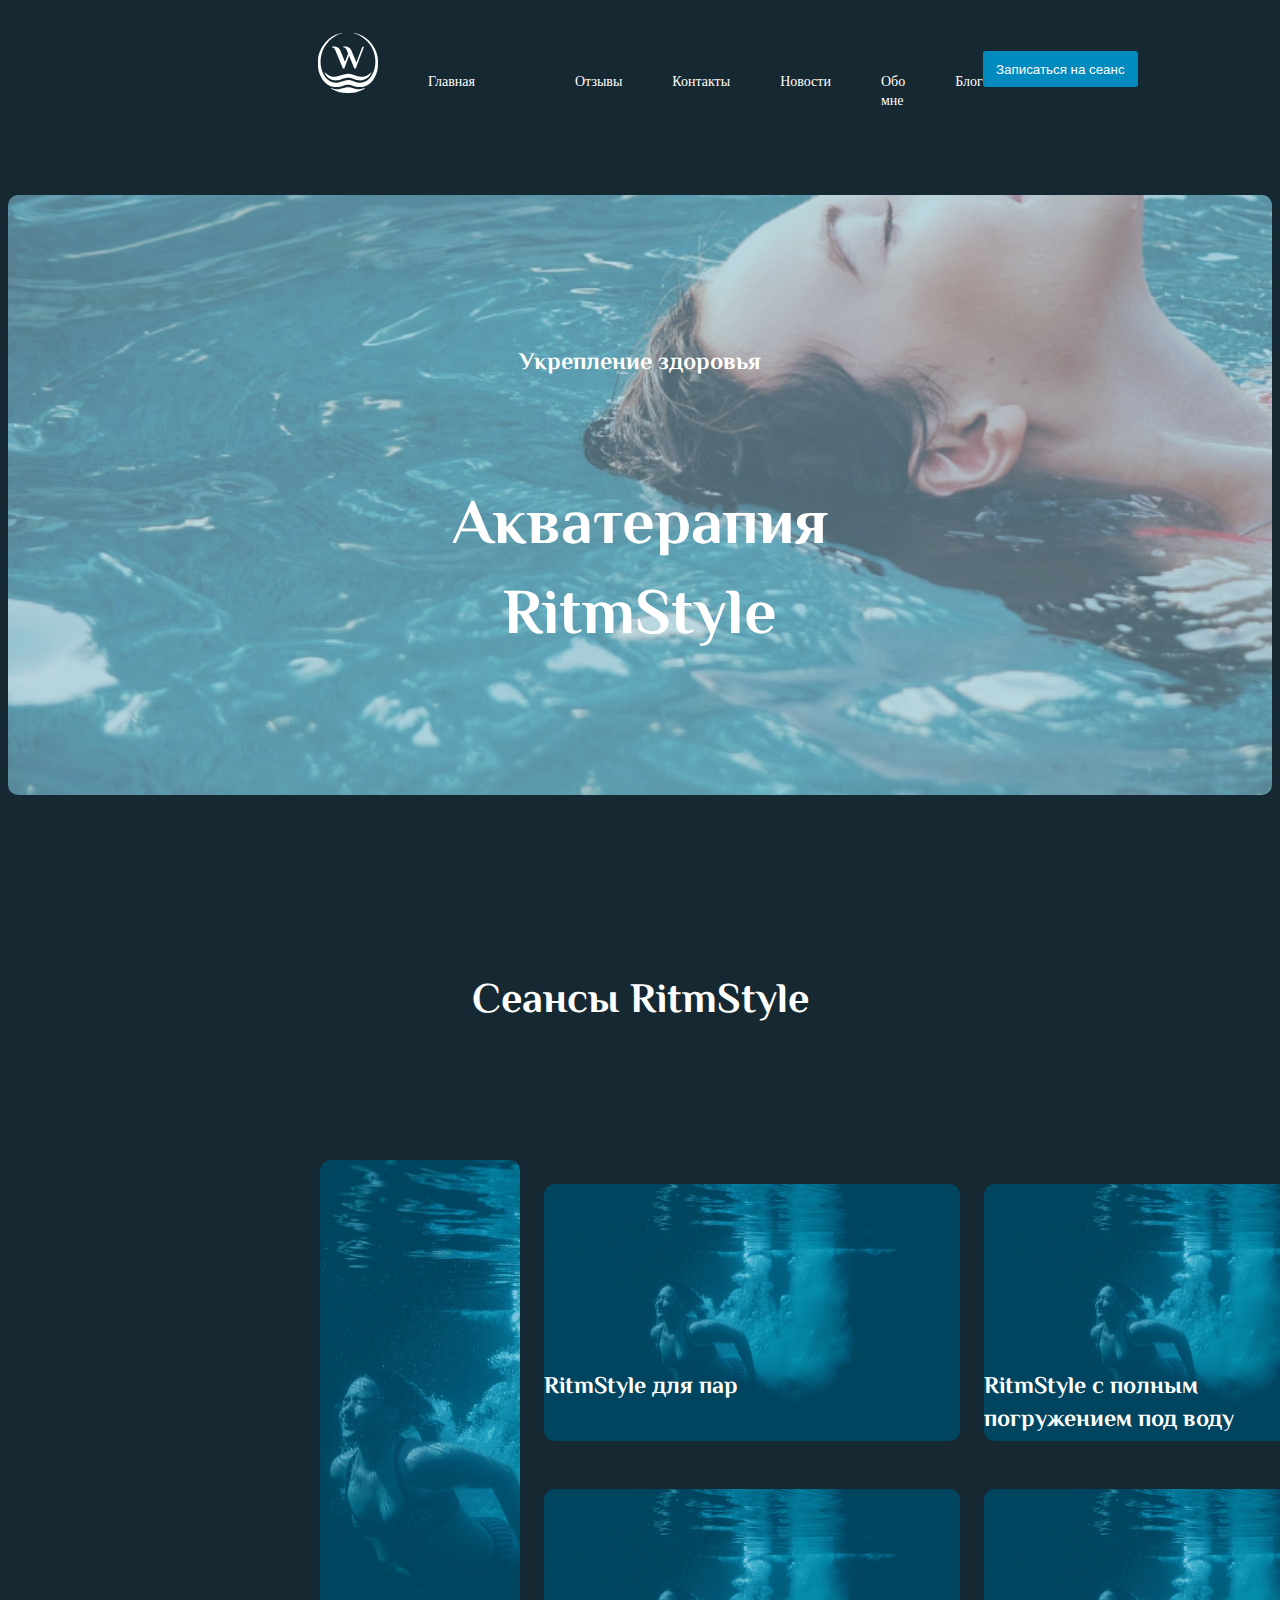
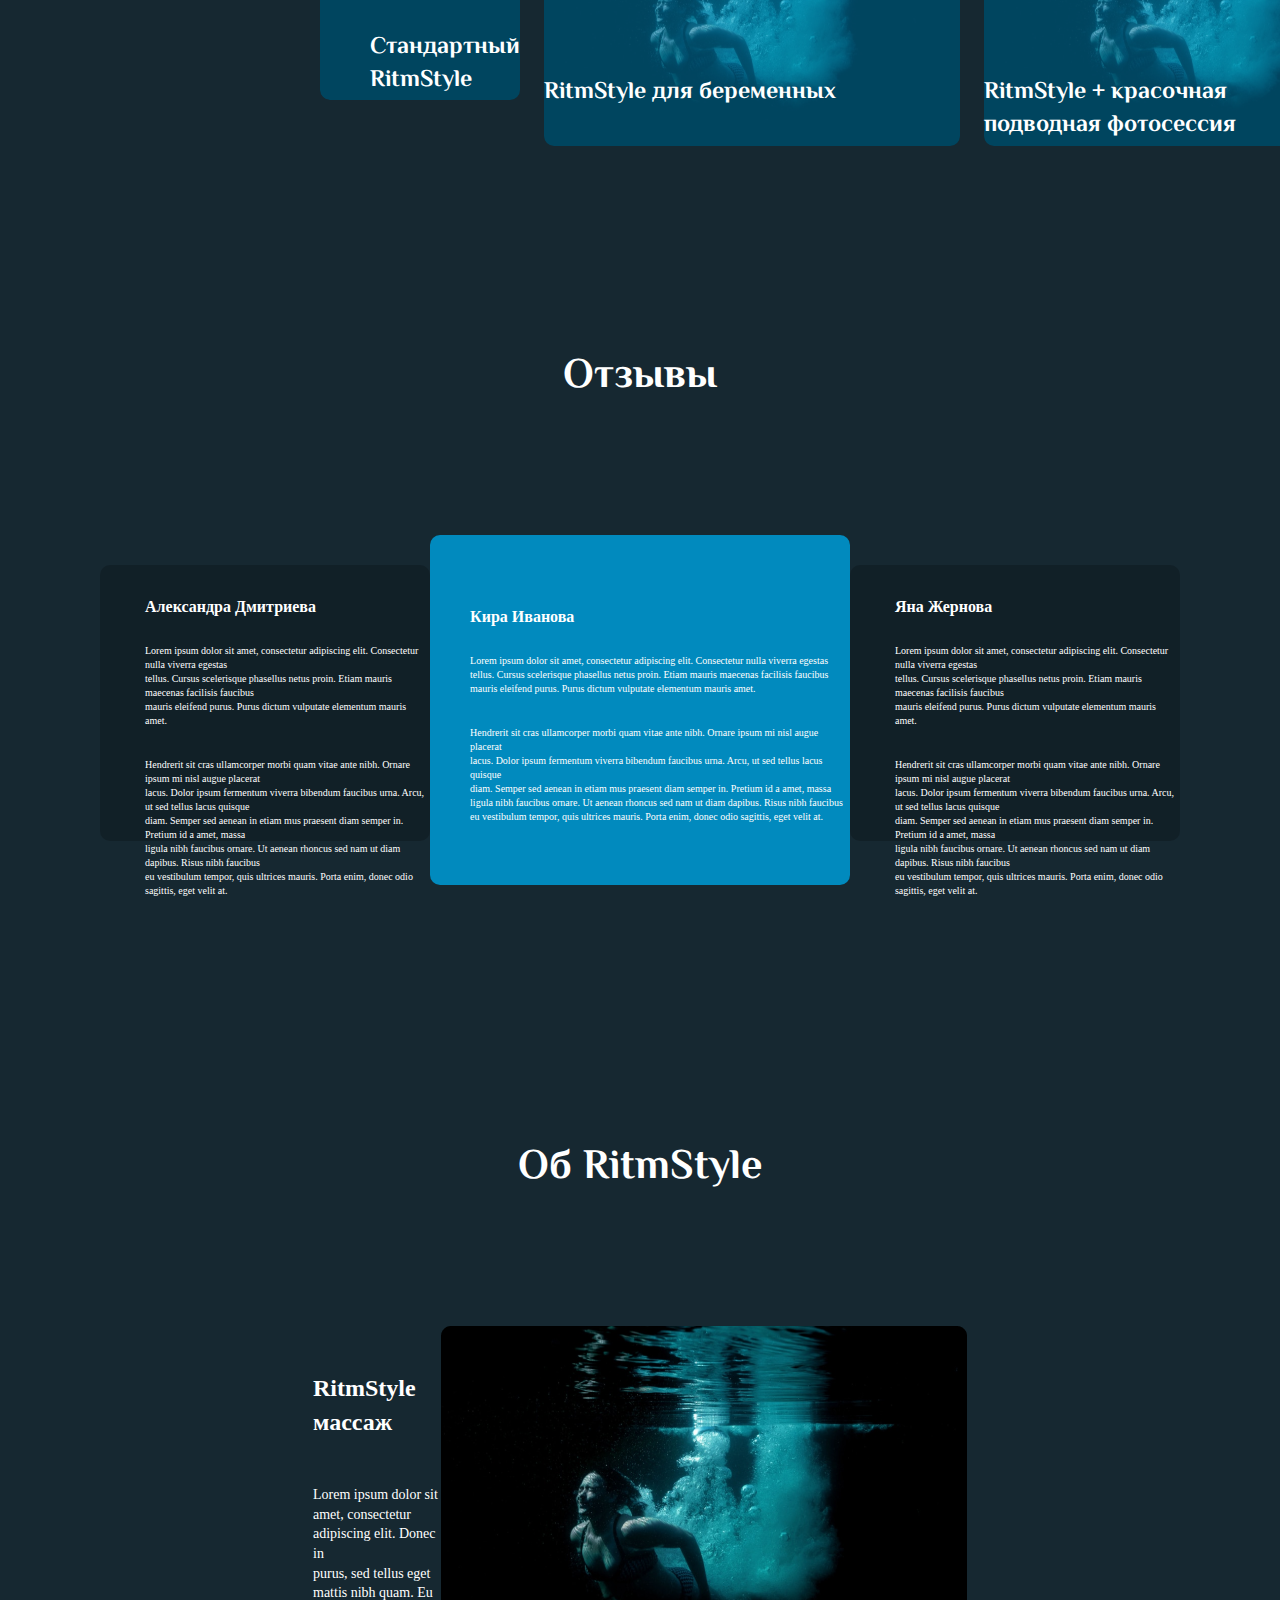
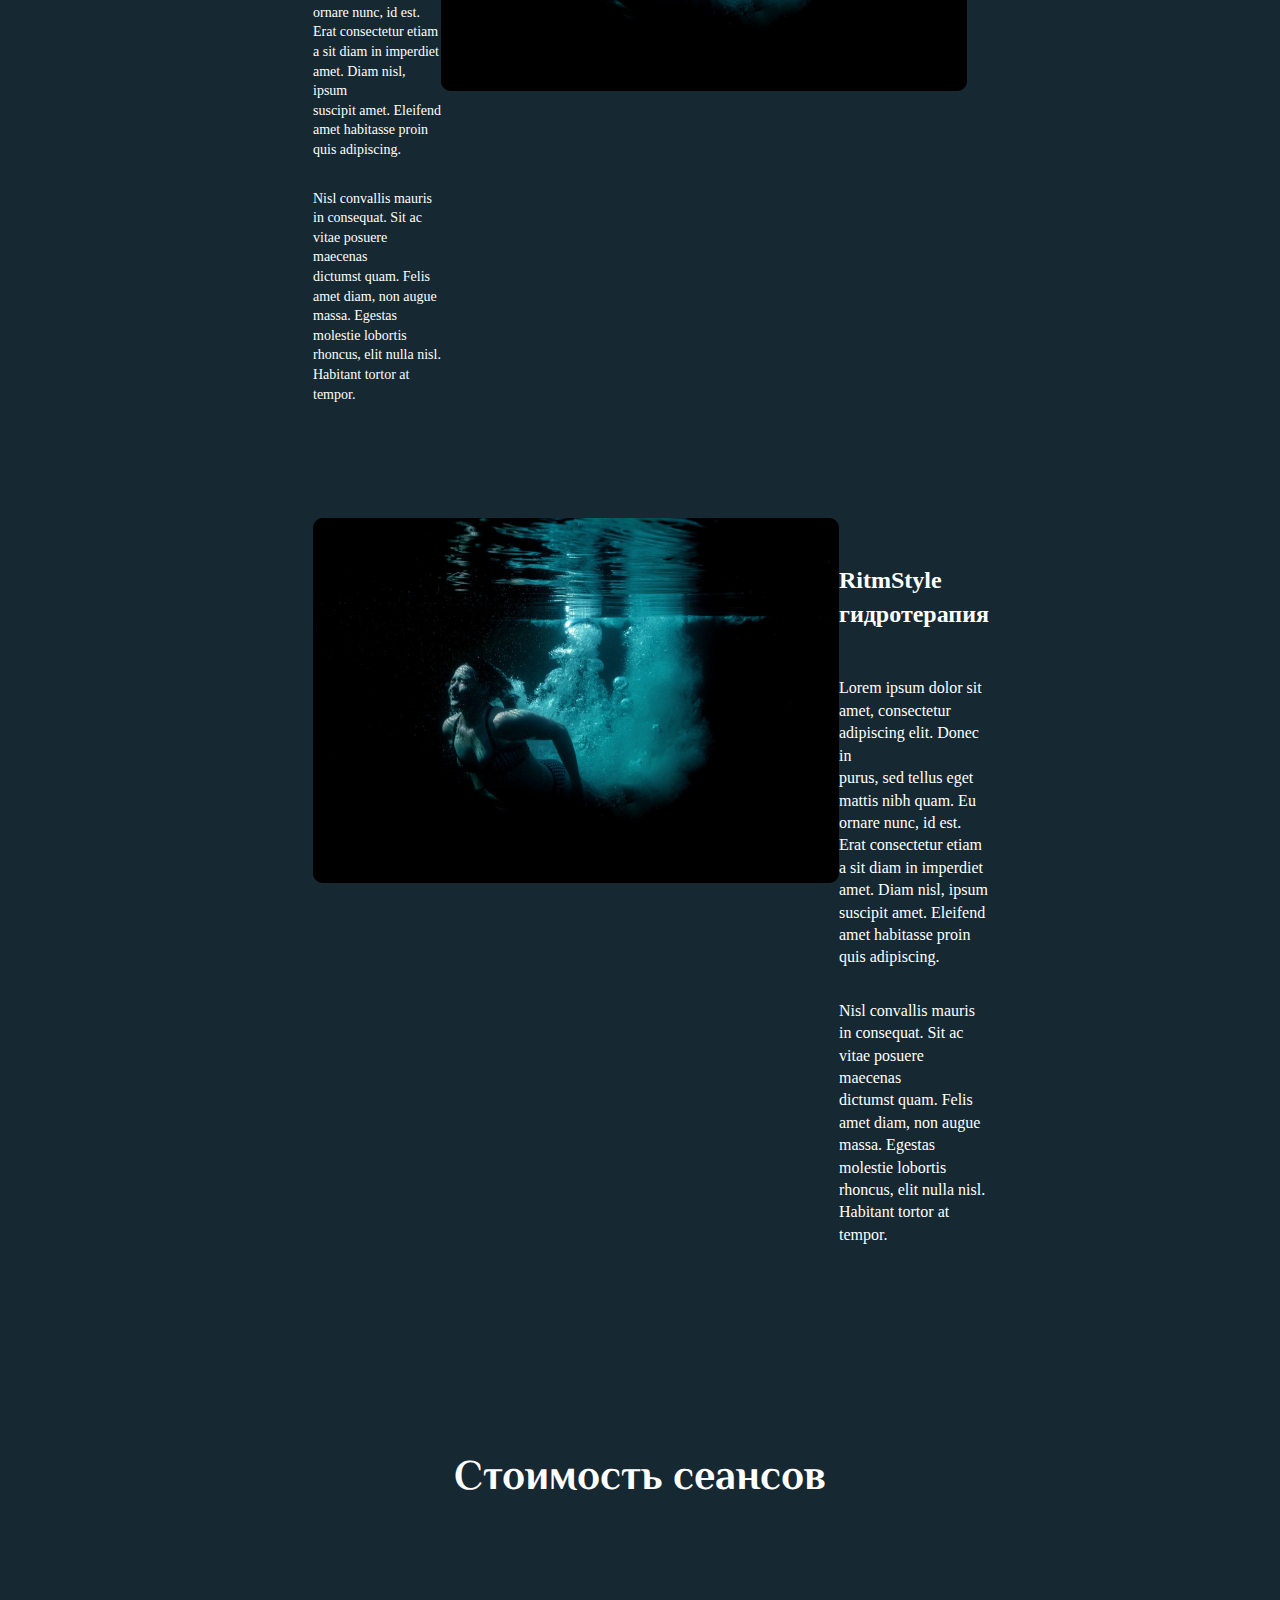
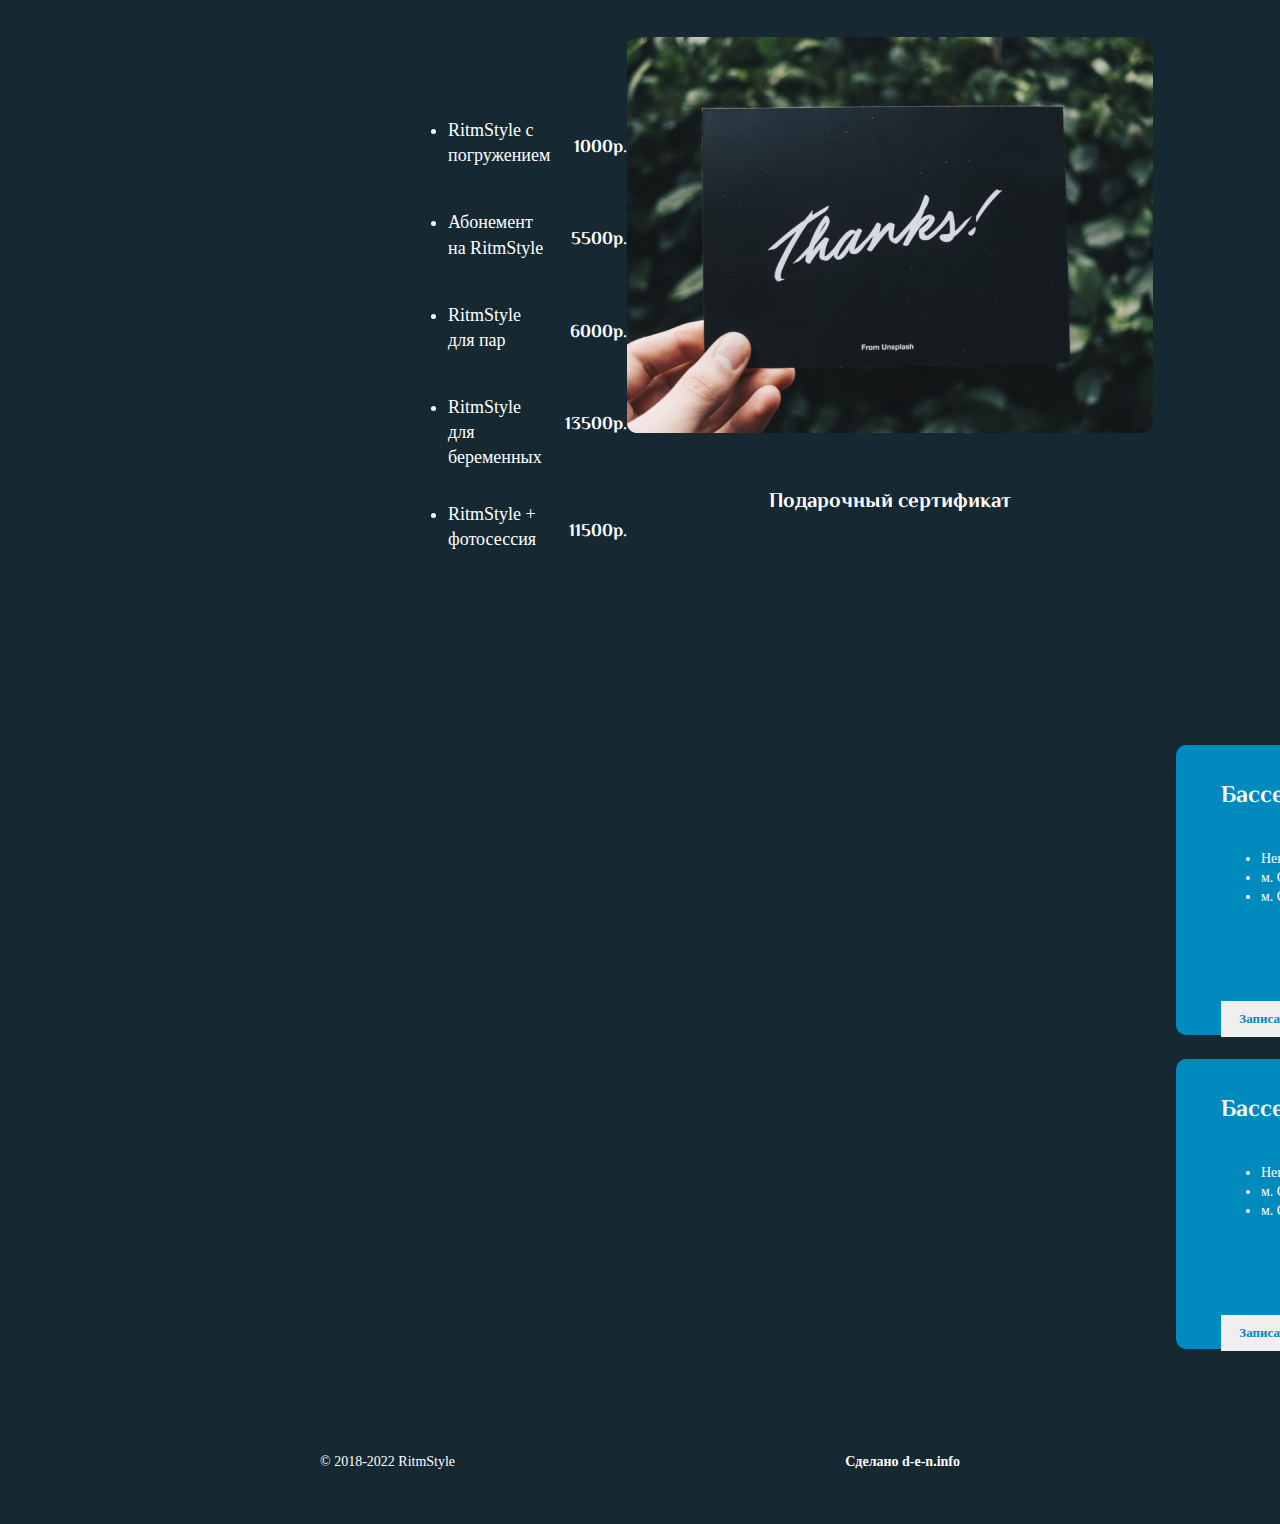
<file: index.html>
<!DOCTYPE html>
<html lang="en">

<head>
    <meta charset="UTF-8">
    <meta http-equiv="X-UA-Compatible" content="IE=edge">
    <meta name="viewport" content="width=device-width, initial-scale=1.0">
    <link rel="stylesheet" href="style.css">
    <title>basik</title>

</head>

<body>
    <section class="menu">
        <div class="cart"><img src="pic/Group 1.svg" alt="cartinochka" class="cart-menu"></div>
        <div class="menu-knop">
            <p class="i"><a href="index.html">Главная</a></p>
            <p class="i">
                <a href="index.html"></a>
            </p>
            <p class="i"><a href="index.html">Отзывы</a></p>
            <p class="i"><a href="index.html">Контакты</a></p>
            <p class="i"><a href="news.html">Новости</a></p>
            <p class="i"><a href="index.html">Обо мне</a></p>
            <p class="i"><a href="blog.html">Блог</a></p>
        </div>
        <div class="menu-button"><button class="knopka-vaz">Записаться на сеанс</button></div>
    </section>




    <section class="one">
        <div class="cart-kras">
            <div class="center">
                <h1 class="zag">Укрепление здоровья</h1>
                <p class="text">Акватерапия<br>RitmStyle</p>


            </div>

        </div>
    </section>


    <section class="two">
        <h1 class="seans">Сеансы RitmStyle</h1>
        <div class="space">
            <div class="left">
                <p class="left-text">Стандартный RitmStyle</p>
            </div>
            <div class="right">
                <div class="one-st">
                    <p class="text-one">RitmStyle для пар</p>
                    <p class="text-two">RitmStyle с полным<br>погружением под воду</p>
                </div>
                <div class="two-st">
                    <p class="text-three">RitmStyle для беременных</p>
                    <p class="text-fhore">RitmStyle + красочная<br>подводная фотосессия</p>
                </div>

            </div>
        </div>
    </section>


    <section class="otz">
        <h1 class="gl-zag">Отзывы</h1>
        <div class="gl">
            <div class="left-mal">
                <div class="tty">

                    <h1 class="mal">Александра Дмитриева</h1>
                    <p class="mal-text-one">Lorem ipsum dolor sit amet, consectetur adipiscing elit. Consectetur nulla viverra egestas<br>tellus. Cursus scelerisque phasellus netus proin. Etiam mauris maecenas facilisis faucibus<br>mauris eleifend purus. Purus dictum vulputate
                        elementum mauris amet.<br>
                    </p>
                    <p class="mal-text-two">
                        Hendrerit sit cras ullamcorper morbi quam vitae ante nibh. Ornare ipsum mi nisl augue placerat<br>lacus. Dolor ipsum fermentum viverra bibendum faucibus urna. Arcu, ut sed tellus lacus quisque<br>diam. Semper sed aenean in etiam
                        mus praesent diam semper in. Pretium id a amet, massa<br>ligula nibh faucibus ornare. Ut aenean rhoncus sed nam ut diam dapibus. Risus nibh faucibus<br>eu vestibulum tempor, quis ultrices mauris. Porta enim, donec odio sagittis,
                        eget velit at.
                    </p>

                </div>
            </div>
            <div class="center-big">
                <div class="ty">
                    <h1 class="mal">Кира Иванова</h1>
                    <p class="mal-text-one-two">Lorem ipsum dolor sit amet, consectetur adipiscing elit. Consectetur nulla viverra egestas<br>tellus. Cursus scelerisque phasellus netus proin. Etiam mauris maecenas facilisis faucibus<br>mauris eleifend purus. Purus dictum vulputate
                        elementum mauris amet.<br>
                    </p>

                    <p class="mal-text-two-two">
                        Hendrerit sit cras ullamcorper morbi quam vitae ante nibh. Ornare ipsum mi nisl augue placerat<br>lacus. Dolor ipsum fermentum viverra bibendum faucibus urna. Arcu, ut sed tellus lacus quisque<br>diam. Semper sed aenean in etiam
                        mus praesent diam semper in. Pretium id a amet, massa<br>ligula nibh faucibus ornare. Ut aenean rhoncus sed nam ut diam dapibus. Risus nibh faucibus<br>eu vestibulum tempor, quis ultrices mauris. Porta enim, donec odio sagittis,
                        eget velit at.

                    </p>
                </div>
            </div>
            <div class="right-mal">
                <div class="tty">
                    <h1 class="mal">Яна Жернова</h1>
                    <p class="mal-text-one-two">Lorem ipsum dolor sit amet, consectetur adipiscing elit. Consectetur nulla viverra egestas<br>tellus. Cursus scelerisque phasellus netus proin. Etiam mauris maecenas facilisis faucibus<br>mauris eleifend purus. Purus dictum vulputate
                        elementum mauris amet.<br>
                    </p>
                    <p class="mal-text-two-two">
                        Hendrerit sit cras ullamcorper morbi quam vitae ante nibh. Ornare ipsum mi nisl augue placerat<br>lacus. Dolor ipsum fermentum viverra bibendum faucibus urna. Arcu, ut sed tellus lacus quisque<br>diam. Semper sed aenean in etiam
                        mus praesent diam semper in. Pretium id a amet, massa<br>ligula nibh faucibus ornare. Ut aenean rhoncus sed nam ut diam dapibus. Risus nibh faucibus<br>eu vestibulum tempor, quis ultrices mauris. Porta enim, donec odio sagittis,
                        eget velit at.
                    </p>
                </div>
            </div>
        </div>
    </section>
    <section class="ese">
        <h1 class="kkk">Об RitmStyle</h1>
        <div class="one-high">
            <div class="left-top">
                <h1 class="top-zag">RitmStyle массаж</h1>
                <p class="text-top">Lorem ipsum dolor sit amet, consectetur adipiscing elit. Donec in<br>purus, sed tellus eget mattis nibh quam. Eu ornare nunc, id est.<br>Erat consectetur etiam a sit diam in imperdiet amet. Diam nisl, ipsum<br>suscipit amet. Eleifend amet
                    habitasse proin quis adipiscing.</p>
                <p class="text-top-two">Nisl convallis mauris in consequat. Sit ac vitae posuere maecenas<br>dictumst quam. Felis amet diam, non augue massa. Egestas<br>molestie lobortis rhoncus, elit nulla nisl. Habitant tortor at tempor.</p>
            </div>
            <div class="right-top">
                <img src="pic/Rectangle 23.png" alt="cart" class="fff">
            </div>
        </div>

        <div class="one-low">
            <div class="left-low"><img src="pic/Rectangle 23.png" alt="cart" class="fff"></div>



            <div class="right-low">
                <h1 class="low-zag">RitmStyle гидротерапия</h1>
                <p class="text-low">Lorem ipsum dolor sit amet, consectetur adipiscing elit. Donec in<br>purus, sed tellus eget mattis nibh quam. Eu ornare nunc, id est.<br>Erat consectetur etiam a sit diam in imperdiet amet. Diam nisl, ipsum<br>suscipit amet. Eleifend amet
                    habitasse proin quis adipiscing.</p>
                <p class="text-low-two">Nisl convallis mauris in consequat. Sit ac vitae posuere maecenas<br>dictumst quam. Felis amet diam, non augue massa. Egestas<br>molestie lobortis rhoncus, elit nulla nisl. Habitant tortor at tempor.</p>
            </div>
        </div>
    </section>


    <section class="pay">
        <h1 class="pay-zag">Стоимость сеансов</h1>
        <div class="o">
            <div class="left-block">
                <ul class="spi">
                    <div class="ppi">
                        <li class="one-li">RitmStyle с погружением</li>
                        <p class="cen">1000р.</p>
                    </div>
                    <div class="ppi">
                        <li class="one-li">Абонемент на RitmStyle</li>
                        <p class="cen">5500р.</p>
                    </div>
                    <div class="ppi">
                        <li class="one-li">RitmStyle для пар</li>
                        <p class="cen">6000р.</p>
                    </div>
                    <div class="ppi">
                        <li class="one-li">RitmStyle для беременных</li>
                        <p class="cen">13500р.</p>
                    </div>
                    <div class="ppi">
                        <li class="one-li">RitmStyle + фотосессия</li>
                        <p class="cen">11500р.</p>
                    </div>
                </ul>
            </div>
            <div class="right-block"><img src="pic/r.png" alt="ttt" class="t">
                <p class="low-text-cart">Подарочный сертификат </p>
            </div>
        </div>
    </section>
    <section class="carta">
        <div class="left-carta"><iframe src="https://www.google.com/maps/emb=!1m14!1m12!1m3!1d8017.538772376432!2d30.32321907164751!3d59.93910487068296!2m3!1f0!2f0!3f0!3m2!1i1024!2i768!4f13.1!5e0!3m2!1sru!2sru!4v1668089791940!5m2!1sru!2sru" width="856" height="604" class="ddd"
                style="border:0;" allowfullscreen="" loading="lazy" referrerpolicy="no-referrer-when-downgrade"> ></iframe></div>

        <div class="blochki">
            <div class="block-high">
                <h1 class="blochki-h">Бассейн WorkClass</h1>
                <ul class="spiy">
                    <li class="one-l">Невский 140</li>
                    <li class="two-l">м. Спасская</li>
                    <li class="three-l">м. Спасская</li>
                </ul>
                <button class="but-ui">Записаться на сеанс</button>
            </div>
            <div class="block-low">
                <h1 class="blochki-h">Бассейн WorkClass</h1>
                <ul class="spiy">
                    <li class="one-l">Невский 140</li>
                    <li class="two-l">м. Спасская</li>
                    <li class="three-l">м. Спасская</li>
                </ul>
                <button class="but-ui">Записаться на сеанс</button>
            </div>

        </div>



    </section>
    <section class="footer">
        <p class="copy">© 2018-2022 RitmStyle</p>
        <p class="right-p">Сделано d-e-n.info</p>
    </section>
</body>

</html>
</file>
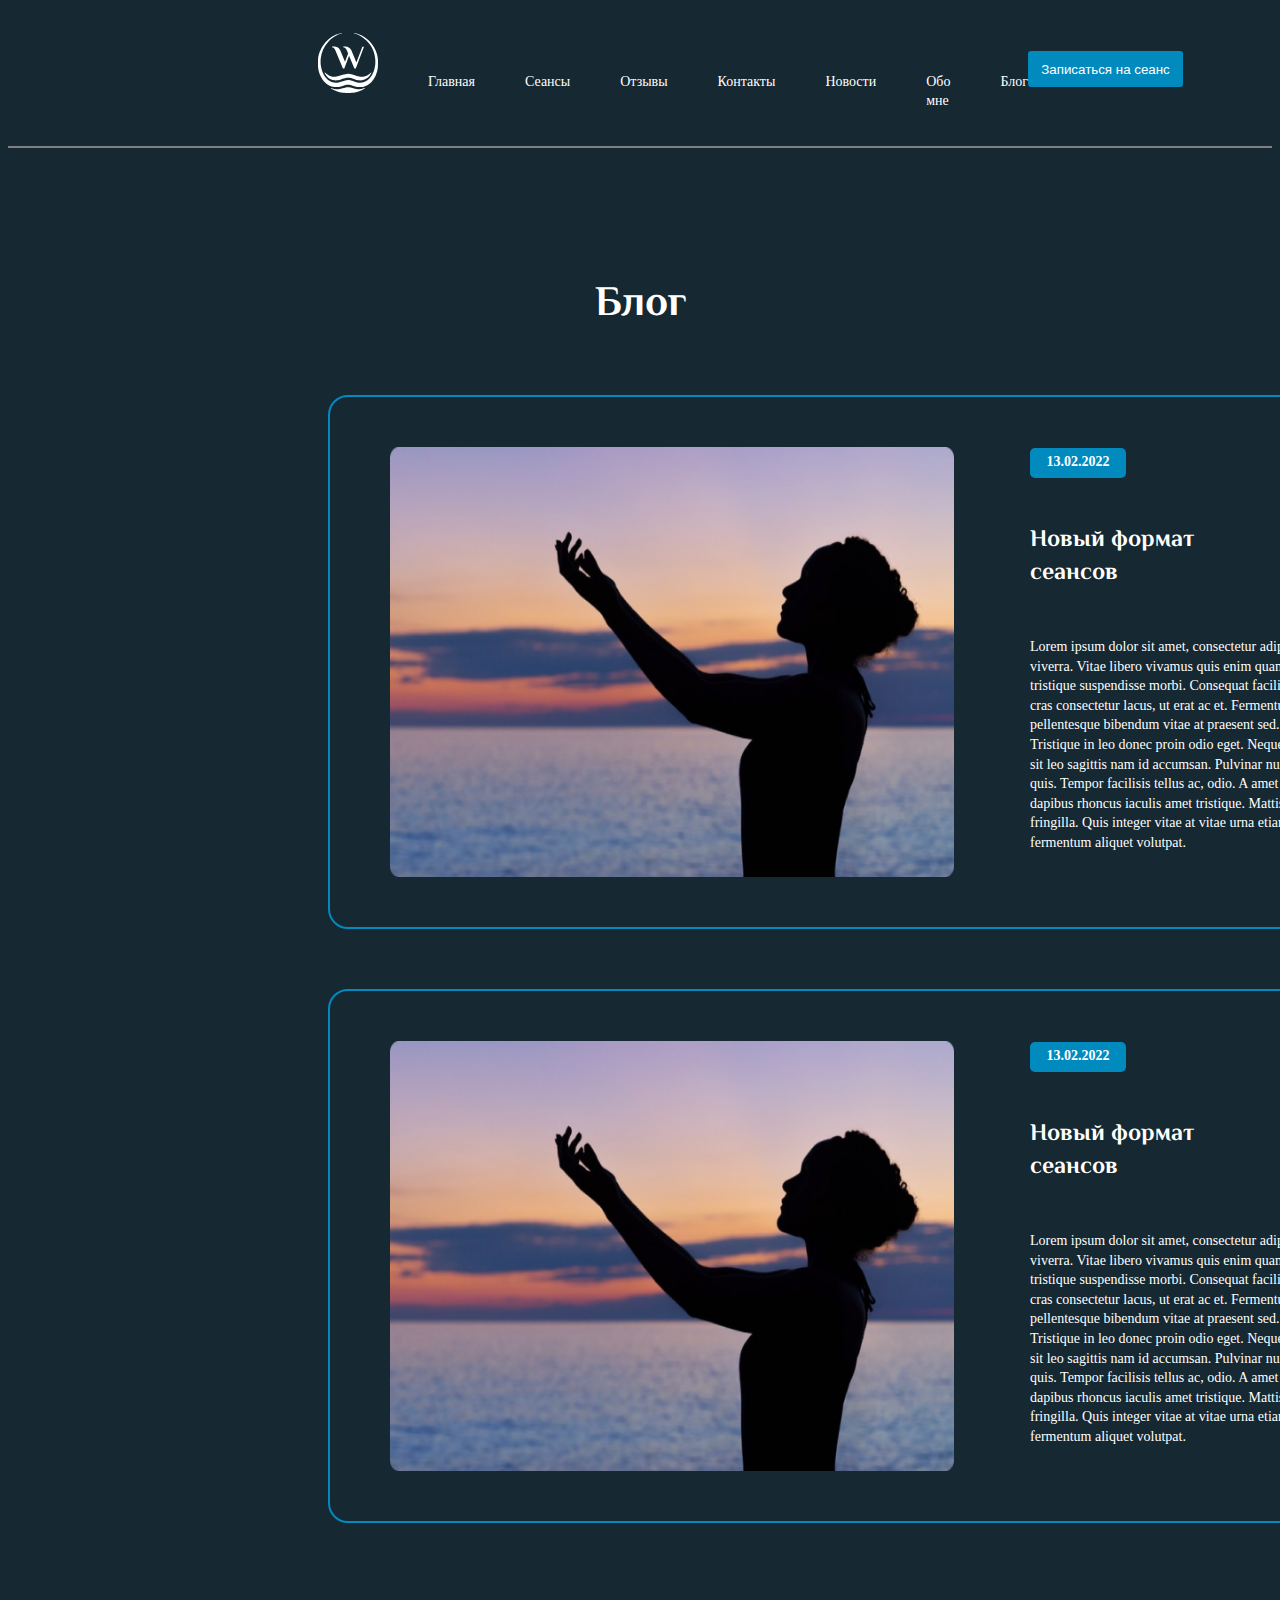
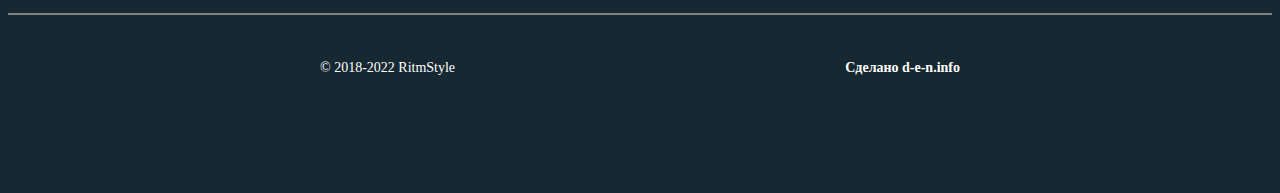
<file: blog.html>
<!DOCTYPE html>
<html lang="en">

<head>
    <meta charset="UTF-8">
    <meta http-equiv="X-UA-Compatible" content="IE=edge">
    <meta name="viewport" content="width=device-width, initial-scale=1.0">
    <title>blog</title>
    <link rel="stylesheet" href="style.css">
    <link type="Image/x-icon" href="pic/favecoin.jpeg" rel="icon">
</head>

<body>
    <section class="menu-new">
        <div class="cart"><img src="pic/Group 1.svg" alt="cartinochka" class="cart-menu"></div>
        <div class="menu-knop">
            <p class="i"><a href="index.html">Главная</a></p>
            <p class="i"><a href="index.html">Сеансы</a></p>
            <p class="i"><a href="index.html">Отзывы</a></p>
            <p class="i"><a href="index.html">Контакты</a></p>
            <p class="i"><a href="news.html">Новости</a></p>
            <p class="i"><a href="index.html">Обо мне</a></p>
            <p class="i"><a href="blog.html">Блог</a></p>
        </div>
        <div class="menu-button"><button class="knopka-vaz">Записаться на сеанс</button></div>
    </section>
    <h1 class="zag-new">Блог</h1>
    <div class="high-block">
        <div class="left-blog"><img src="pic/image.png" alt="fff" class="new-two-cart" width="564px" height="430px"></div>
        <div class="right-blog">
            <button class="ggg">13.02.2022</button>
            <h1 class="cart-ppp">Новый формат сеансов</h1>
            <p class="text-cart">Lorem ipsum dolor sit amet, consectetur adipiscing elit. Eget massa vitae tempus at pretium lacus viverra. Vitae libero vivamus quis enim quam vitae dictumst nulla duis. Sed nisl nibh et morbi tristique suspendisse morbi. Consequat facilisi
                tortor consectetur magnis odio. Risus, aenean tortor cras consectetur lacus, ut erat ac et. Fermentum aliquam ac egestas eget risus a. Maecenas sed pellentesque bibendum vitae at praesent sed. Amet pretium arcu gravida arcu ut dui sem
                quis id. Tristique in leo donec proin odio eget. Neque ut in egestas lacus sit nunc, nec. Proin mattis augue sit leo sagittis nam id accumsan. Pulvinar nunc fermentum vulputate ultrices pulvinar sed ultrices quis. Tempor facilisis tellus
                ac, odio. A amet congue tristique nibh malesuada lectus. Purus quam dapibus rhoncus iaculis amet tristique. Mattis fusce lorem fames mauris orci rhoncus, amet fringilla. Quis integer vitae at vitae urna etiam sed eu sit. Vitae turpis ullamcorper
                habitant fermentum aliquet volutpat. </p>
        </div>
    </div>


    <div class="high-block">
        <div class="left-blog"><img src="pic/image.png" alt="fff" class="new-two-cart" width="564px" height="430px"></div>
        <div class="right-blog">
            <button class="ggg">13.02.2022</button>
            <h1 class="cart-ppp">Новый формат сеансов</h1>
            <p class="text-cart">Lorem ipsum dolor sit amet, consectetur adipiscing elit. Eget massa vitae tempus at pretium lacus viverra. Vitae libero vivamus quis enim quam vitae dictumst nulla duis. Sed nisl nibh et morbi tristique suspendisse morbi. Consequat facilisi
                tortor consectetur magnis odio. Risus, aenean tortor cras consectetur lacus, ut erat ac et. Fermentum aliquam ac egestas eget risus a. Maecenas sed pellentesque bibendum vitae at praesent sed. Amet pretium arcu gravida arcu ut dui sem
                quis id. Tristique in leo donec proin odio eget. Neque ut in egestas lacus sit nunc, nec. Proin mattis augue sit leo sagittis nam id accumsan. Pulvinar nunc fermentum vulputate ultrices pulvinar sed ultrices quis. Tempor facilisis tellus
                ac, odio. A amet congue tristique nibh malesuada lectus. Purus quam dapibus rhoncus iaculis amet tristique. Mattis fusce lorem fames mauris orci rhoncus, amet fringilla. Quis integer vitae at vitae urna etiam sed eu sit. Vitae turpis ullamcorper
                habitant fermentum aliquet volutpat. </p>
        </div>
    </div>
    <div class="low-block"></div>
    <section class="foote">
        <p class="copy">© 2018-2022 RitmStyle</p>
        <p class="right-p">Сделано d-e-n.info</p>
    </section>
</body>

</html>
</file>
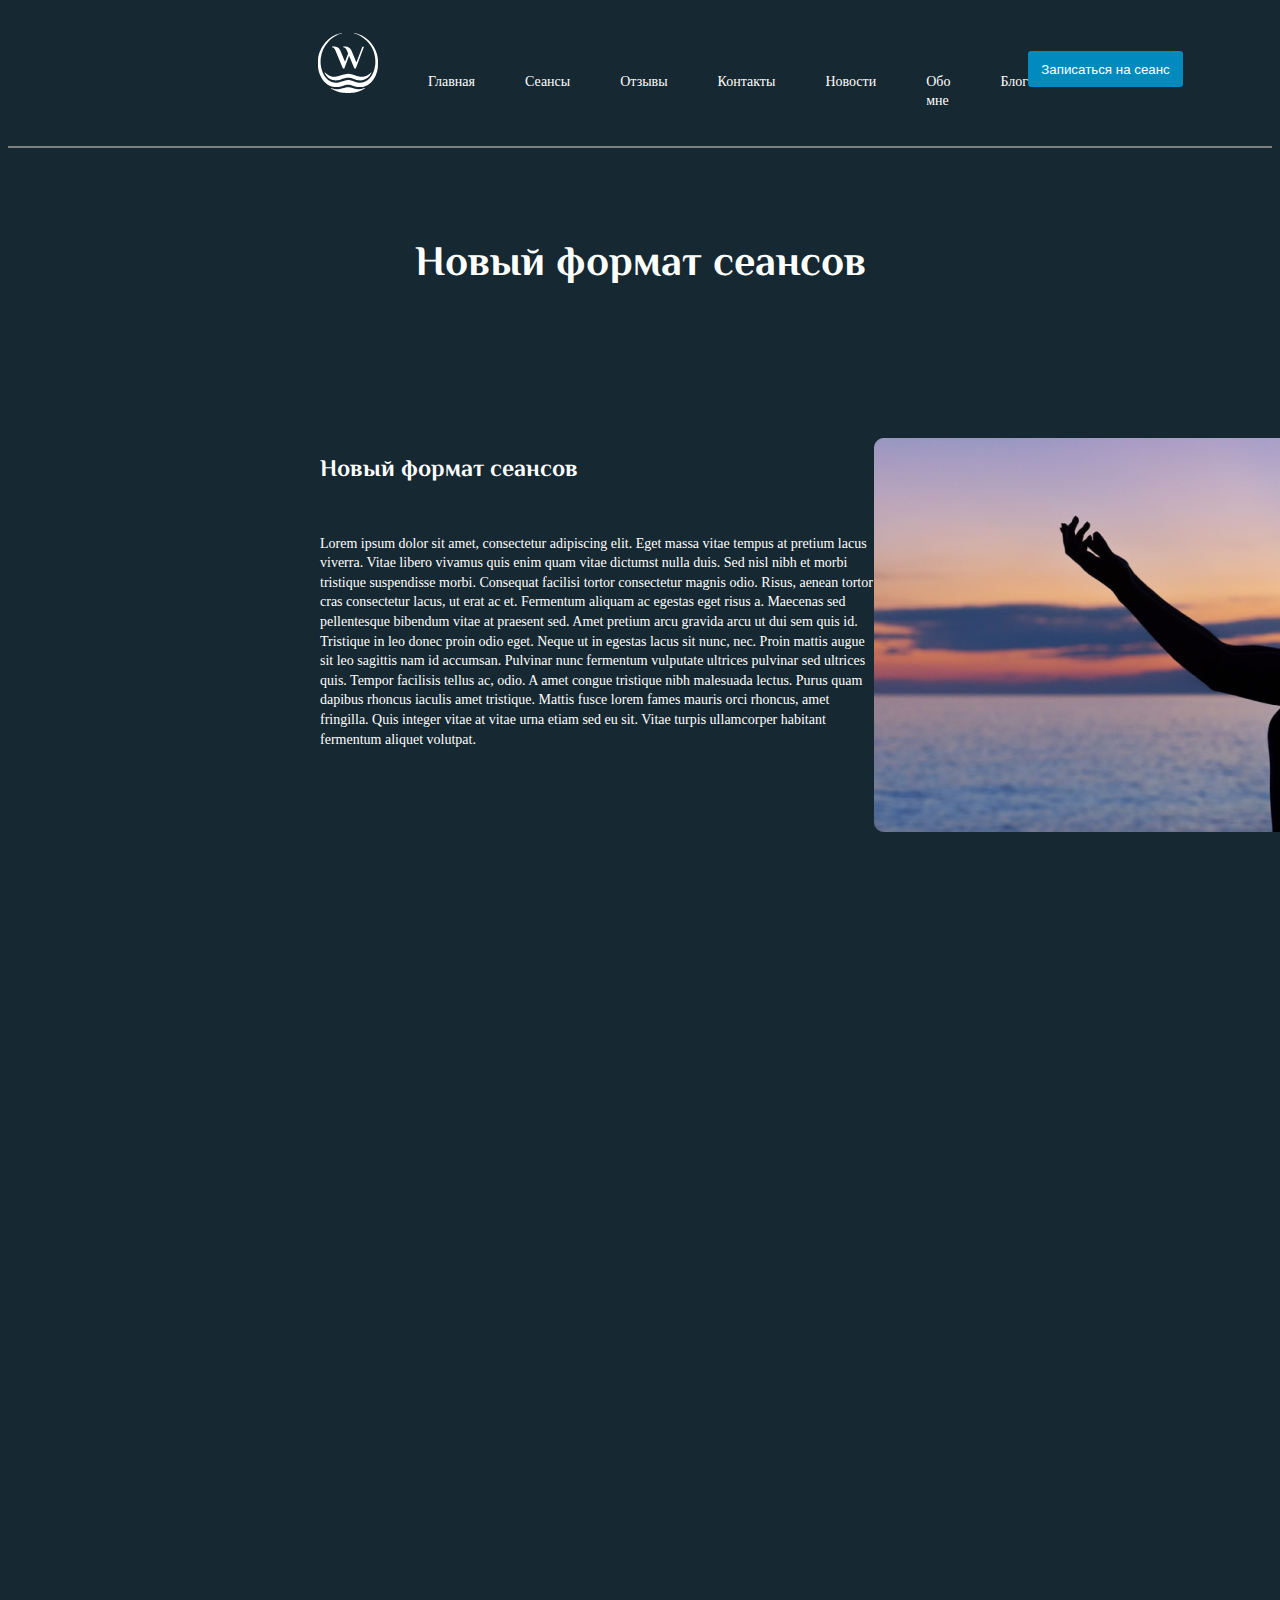
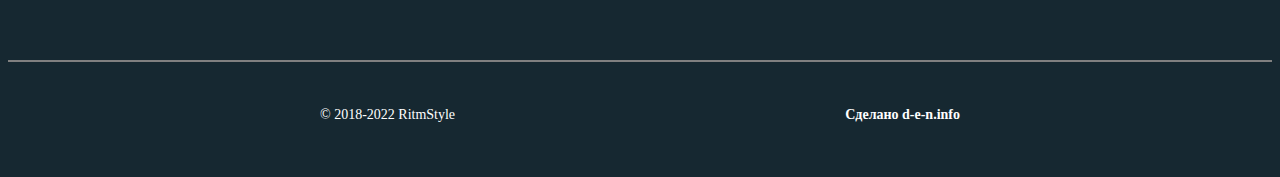
<file: new-two.html>
<!DOCTYPE html>
<html lang="en">

<head>
    <meta charset="UTF-8">
    <meta http-equiv="X-UA-Compatible" content="IE=edge">
    <meta name="viewport" content="width=device-width, initial-scale=1.0">
    <title>blog</title>
    <link rel="stylesheet" href="style.css">
    <link type="Image/x-icon" href="pic/favecoin.jpeg" rel="icon">
</head>

<body>
    <section class="menu-new">
        <div class="cart"><img src="pic/Group 1.svg" alt="cartinochka" class="cart-menu"></div>
        <div class="menu-knop">
            <p class="i"><a href="index.html">Главная</a></p>
            <p class="i"><a href="index.html">Сеансы</a></p>
            <p class="i"><a href="index.html">Отзывы</a></p>
            <p class="i"><a href="index.html">Контакты</a></p>
            <p class="i"><a href="news.html">Новости</a></p>
            <p class="i"><a href="index.html">Обо мне</a></p>
            <p class="i"><a href="blog.html">Блог</a></p>
        </div>
        <div class="menu-button"><button class="knopka-vaz">Записаться на сеанс</button></div>
    </section>
    <h1 class="sdr">Новый формат сеансов</h1>
    <div class="osn">
        <div class="left-osn">
            <h1 class="cart-ppp">Новый формат сеансов</h1>
            <p class="text-cart">Lorem ipsum dolor sit amet, consectetur adipiscing elit. Eget massa vitae tempus at pretium lacus viverra. Vitae libero vivamus quis enim quam vitae dictumst nulla duis. Sed nisl nibh et morbi tristique suspendisse morbi. Consequat facilisi
                tortor consectetur magnis odio. Risus, aenean tortor cras consectetur lacus, ut erat ac et. Fermentum aliquam ac egestas eget risus a. Maecenas sed pellentesque bibendum vitae at praesent sed. Amet pretium arcu gravida arcu ut dui sem
                quis id. Tristique in leo donec proin odio eget. Neque ut in egestas lacus sit nunc, nec. Proin mattis augue sit leo sagittis nam id accumsan. Pulvinar nunc fermentum vulputate ultrices pulvinar sed ultrices quis. Tempor facilisis tellus
                ac, odio. A amet congue tristique nibh malesuada lectus. Purus quam dapibus rhoncus iaculis amet tristique. Mattis fusce lorem fames mauris orci rhoncus, amet fringilla. Quis integer vitae at vitae urna etiam sed eu sit. Vitae turpis ullamcorper
                habitant fermentum aliquet volutpat. </p>
        </div>
        <div class="right-osn"><img src="pic/image.png" alt="fff" class="new-two-cart"></div>
    </div>
    <section class="foote-t">
        <p class="copy">© 2018-2022 RitmStyle</p>
        <p class="right-p">Сделано d-e-n.info</p>
    </section>
</body>

</html>
</file>
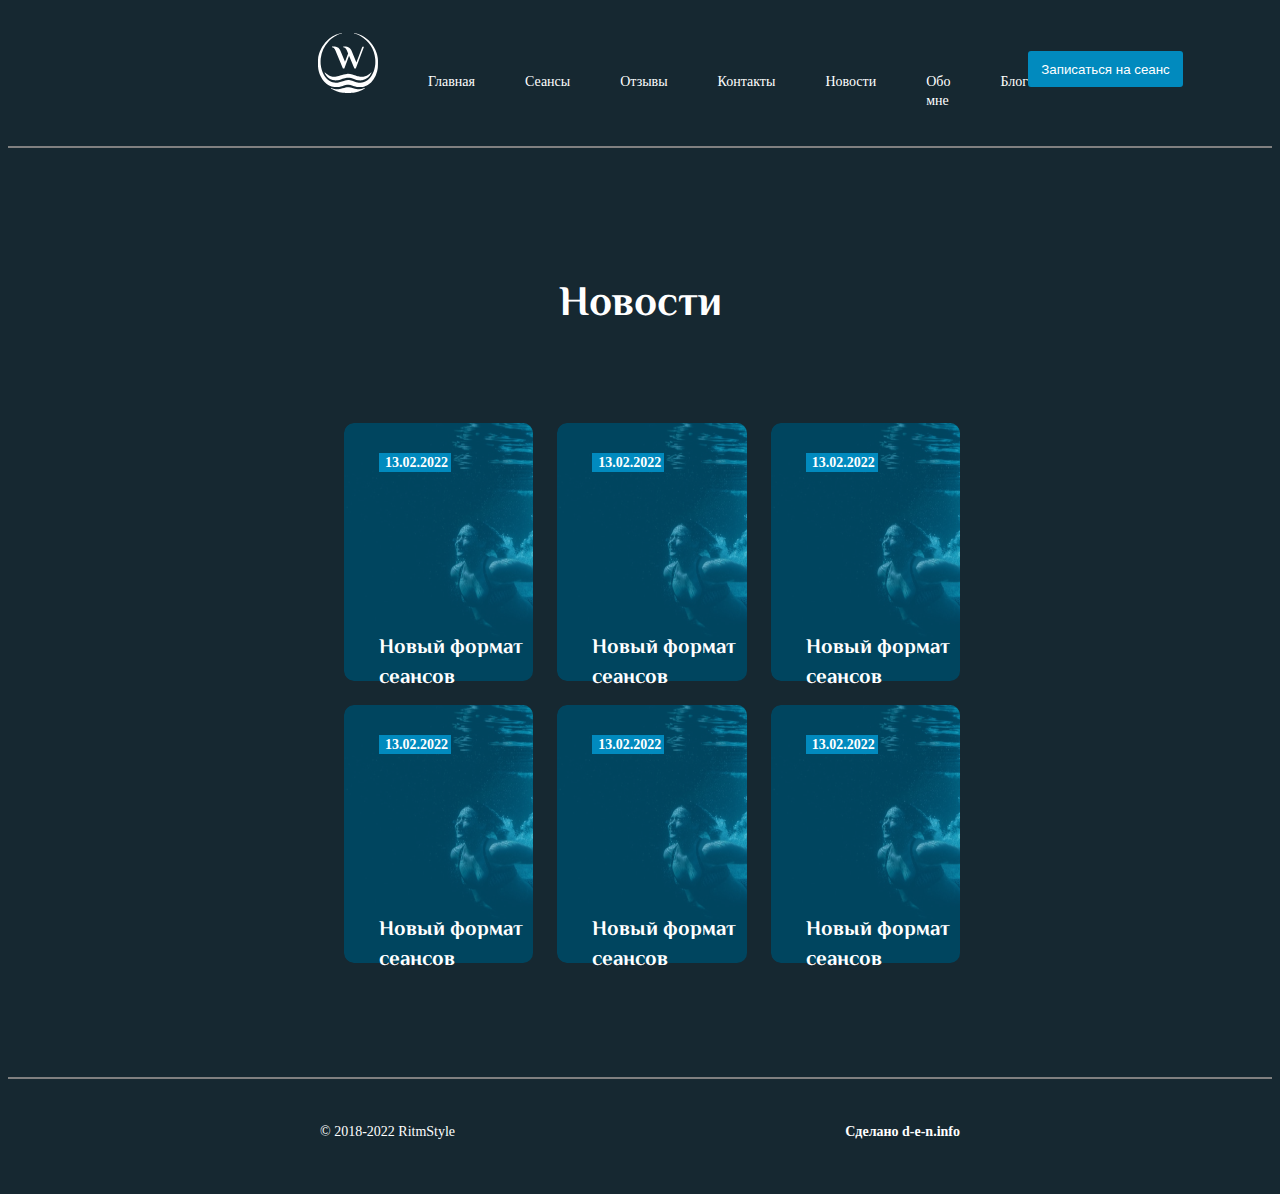
<file: news.html>
<!DOCTYPE html>
<html lang="en">

<head>
    <meta charset="UTF-8">
    <meta http-equiv="X-UA-Compatible" content="IE=edge">
    <meta name="viewport" content="width=device-width, initial-scale=1.0">
    <title>blog</title>
    <link rel="stylesheet" href="style.css">
    <link type="Image/x-icon" href="pic/favecoin.jpeg" rel="icon">
</head>

<body>
    <section class="menu-new">
        <div class="cart"><img src="pic/Group 1.svg" alt="cartinochka" class="cart-menu"></div>
        <div class="menu-knop">
            <p class="i"><a href="index.html">Главная</a></p>
            <p class="i"><a href="index.html">Сеансы</a></p>
            <p class="i"><a href="index.html">Отзывы</a></p>
            <p class="i"><a href="index.html">Контакты</a></p>
            <p class="i"><a href="news.html">Новости</a></p>
            <p class="i"><a href="index.html">Обо мне</a></p>
            <p class="i"><a href="blog.html">Блог</a></p>
        </div>
        <div class="menu-button"><button class="knopka-vaz">Записаться на сеанс</button></div>
    </section>
    <h1 class="zag-new">Новости</h1>
    <div class="one-new">
        <div class="f">
            <a href="new-two.html">
                <button class="knop-new">13.02.2022</button>
                <p class="fe">Новый формат сеансов</p>
            </a>
        </div>
        <div class="f">
            <a href="new-two.html">
                <button class="knop-new">13.02.2022</button>
                <p class="fe">Новый формат сеансов</p>
            </a>
        </div>
        <div class="f">
            <a href="new-two.html">
                <button class="knop-new">13.02.2022</button>
                <p class="fe">Новый формат сеансов</p>
            </a>
        </div>
    </div>
    <div class="two-new">
        <div class="f">
            <a href="new-two.html">
                <button class="knop-new">13.02.2022</button>
                <p class="fe">Новый формат сеансов</p>
            </a>
        </div>
        <div class="f">
            <a href="new-two.html">
                <button class="knop-new">13.02.2022</button>
                <p class="fe">Новый формат сеансов</p>
            </a>
        </div>
        <div class="f">
            <a href="new-two.html">
                <button class="knop-new">13.02.2022</button>
                <p class="fe">Новый формат сеансов</p>
            </a>
        </div>
    </div>
    <section class="foote">
        <p class="copy">© 2018-2022 RitmStyle</p>
        <p class="right-p">Сделано d-e-n.info</p>
    </section>
</body>

</html>
</file>
<file: style.css>
@font-face {
    font-family: "El Messiri";
    font-style: normal;
    src: local("El Messiri"), url("font/ElMessiri-VariableFont_wght.ttf") format("woff2"), url("font/ElMessiri-VariableFont_wght.ttf") format("woff");
}

.text-three {
    background-image: url(pic/e.png);
    width: 416px;
    height: 70px;
    border-radius: 10px;
    font-family: 'El Messiri';
    font-style: normal;
    font-weight: 700;
    font-size: 24px;
    line-height: 140%;
    /* identical to box height, or 34px */
    /* white */
    color: #FFFFFF;
    margin-left: 24px;
    margin-bottom: 24px;
    padding-top: 187px;
}

.text-fhore {
    background-image: url(pic/e.png);
    width: 416px;
    height: 70px;
    border-radius: 10px;
    font-family: 'El Messiri';
    font-style: normal;
    font-weight: 700;
    font-size: 24px;
    line-height: 140%;
    /* identical to box height, or 34px */
    /* white */
    color: #FFFFFF;
    margin-left: 24px;
    margin-bottom: 24px;
    padding-top: 187px;
}

.one-st {
    display: flex;
    justify-content: baseline;
}

.two-st {
    display: flex;
    justify-content: baseline;
}

.space {
    display: flex;
    justify-content: space-between;
    padding-left: 312px;
    padding-right: 312px;
}

.mal {
    font-family: 'Proxima Nova';
    font-style: normal;
    font-weight: 700;
    font-size: 16px;
    line-height: 140%;
    /* or 22px */
    /* white */
    color: #FFFFFF;
}

.gl-zag {
    font-family: 'El Messiri';
    font-style: normal;
    font-weight: 700;
    font-size: 42px;
    line-height: 140%;
    /* identical to box height, or 59px */
    text-align: center;
    /* white */
    color: #FFFFFF;
    padding-top: 150px;
}

.left-mal {
    width: 500px;
    height: 276px;
    /* accent */
    background: #018ABE;
    background: rgba(0, 0, 0, .2);
    border-radius: 10px;
    margin-left: 92px;
    margin-top: 30px;
}

.center-big {
    width: 500px;
    height: 276px;
    /* accent */
    width: 636px;
    height: 350px;
    background: #018ABE;
    border-radius: 10px;
}

.mal-text-one {
    font-family: 'Proxima Nova';
    font-style: normal;
    font-weight: 300;
    font-size: 14px;
    line-height: 140%;
    /* or 20px */
    /* white */
    color: #FFFFFF;
    padding-bottom: 20px;
    padding-top: 15px;
    font-family: 'Proxima Nova';
    font-style: normal;
    font-weight: 300;
    font-size: 10px;
    line-height: 140%;
    /* or 14px */
    /* white */
    color: #FFFFFF;
}

.mal-text-two {
    font-family: 'Proxima Nova';
    font-style: normal;
    font-weight: 300;
    font-size: 14px;
    line-height: 140%;
    /* or 20px */
    /* white */
    color: #FFFFFF;
    padding-bottom: 20px;
    font-family: 'Proxima Nova';
    font-style: normal;
    font-weight: 300;
    font-size: 10px;
    line-height: 140%;
    /* or 14px */
    /* white */
    color: #FFFFFF;
}

.mal {
    font-family: 'Proxima Nova';
    font-style: normal;
    font-weight: 700;
    font-size: 16px;
    line-height: 140%;
    /* or 22px */
    /* white */
    color: #FFFFFF;
}

.right-mal {
    width: 500px;
    height: 276px;
    /* accent */
    background: #018ABE;
    background: rgba(0, 0, 0, .2);
    border-radius: 10px;
    margin-right: 92px;
    margin-top: 30px;
}

.mal-text-one-two {
    font-family: 'Proxima Nova';
    font-style: normal;
    font-weight: 300;
    font-size: 14px;
    line-height: 140%;
    /* or 20px */
    /* white */
    color: #FFFFFF;
    padding-bottom: 20px;
    padding-top: 15px;
    font-family: 'Proxima Nova';
    font-style: normal;
    font-weight: 300;
    font-size: 10px;
    line-height: 140%;
    /* or 14px */
    /* white */
    color: #FFFFFF;
}

.mal-text-two-two {
    font-family: 'Proxima Nova';
    font-style: normal;
    font-weight: 300;
    font-size: 14px;
    line-height: 140%;
    /* or 20px */
    /* white */
    color: #FFFFFF;
    padding-bottom: 20px;
    font-family: 'Proxima Nova';
    font-style: normal;
    font-weight: 300;
    font-size: 10px;
    line-height: 140%;
    /* or 14px */
    /* white */
    color: #FFFFFF;
}

.gl {
    display: flex;
    justify-content: space-between;
    padding-top: 100px;
}

.top-zag {
    font-family: 'Proxima Nova';
    font-style: normal;
    font-weight: 700;
    font-size: 24px;
    line-height: 140%;
    /* identical to box height, or 34px */
    /* white */
    color: #FFFFFF;
}

.text-top {
    font-family: 'Proxima Nova';
    font-style: normal;
    font-weight: 300;
    font-size: 16px;
    line-height: 140%;
    /* or 22px */
    /* white */
    color: #FFFFFF;
    padding-top: 30px;
}

.text-top-two {
    font-family: 'Proxima Nova';
    font-style: normal;
    font-weight: 300;
    font-size: 16px;
    line-height: 140%;
    /* or 22px */
    /* white */
    color: #FFFFFF;
    padding-top: 15px;
}

.one-high {
    display: flex;
    justify-content: space-between;
    padding-top: 100px;
    padding-left: 305px;
    padding-right: 305px;
}

.kkk {
    font-family: 'El Messiri';
    font-style: normal;
    font-weight: 700;
    font-size: 42px;
    line-height: 140%;
    /* identical to box height, or 59px */
    text-align: center;
    /* white */
    color: #FFFFFF;
    padding-top: 226px;
}

.low-zag {
    font-family: 'Proxima Nova';
    font-style: normal;
    font-weight: 700;
    font-size: 24px;
    line-height: 140%;
    /* identical to box height, or 34px */
    /* white */
    color: #FFFFFF;
}

.text-low {
    font-family: 'Proxima Nova';
    font-style: normal;
    font-weight: 300;
    font-size: 16px;
    line-height: 140%;
    /* or 22px */
    /* white */
    color: #FFFFFF;
    padding-top: 30px;
}

.text-low-two {
    font-family: 'Proxima Nova';
    font-style: normal;
    font-weight: 300;
    font-size: 16px;
    line-height: 140%;
    /* or 22px */
    /* white */
    color: #FFFFFF;
    padding-top: 15px;
}

.one-low {
    display: flex;
    justify-content: space-between;
    padding-top: 100px;
    padding-left: 305px;
    padding-right: 305px;
}

.text-top {
    font-size: 14px;
}

.text-top-two {
    font-size: 14px;
}

.two-li {
    font-family: 'Proxima Nova';
    font-style: normal;
    font-weight: 400;
    font-size: 18px;
    line-height: 140%;
    /* or 25px */
    /* white */
    color: #FFFFFF;
    padding-top: 31px;
}

.three-li {
    font-family: 'Proxima Nova';
    font-style: normal;
    font-weight: 400;
    font-size: 18px;
    line-height: 140%;
    /* or 25px */
    /* white */
    color: #FFFFFF;
    padding-top: 31px;
}

.fhore-li {
    font-family: 'Proxima Nova';
    font-style: normal;
    font-weight: 400;
    font-size: 18px;
    line-height: 140%;
    /* or 25px */
    /* white */
    color: #FFFFFF;
    padding-top: 31px;
}

.five-li {
    font-family: 'Proxima Nova';
    font-style: normal;
    font-weight: 400;
    font-size: 18px;
    line-height: 140%;
    /* or 25px */
    /* white */
    color: #FFFFFF;
    padding-top: 31px;
}

.one-li {
    font-family: 'Proxima Nova';
    font-style: normal;
    font-weight: 400;
    font-size: 18px;
    line-height: 140%;
    /* or 25px */
    /* white */
    color: #FFFFFF;
}

.pay-zag {
    font-family: 'El Messiri';
    font-style: normal;
    font-weight: 700;
    font-size: 42px;
    line-height: 140%;
    /* identical to box height, or 59px */
    text-align: center;
    /* white */
    color: #FFFFFF;
    padding-top: 160px;
}

.low-text-cart {
    font-family: 'El Messiri';
    font-style: normal;
    font-weight: 700;
    font-size: 21px;
    line-height: 140%;
    /* or 29px */
    text-align: center;
    /* white */
    color: #FFFFFF;
    padding-top: 30px;
}

.o {
    display: flex;
    justify-content: space-between;
}

.left-block {
    padding-left: 400px;
    padding-top: 150px;
}

.right-block {
    padding-right: 400px;
    padding-top: 100px;
}

.ddd {
    margin-left: 312px;
}

.carta {
    padding-top: 150px;
}

.blochki-h {
    font-family: 'El Messiri';
    font-style: normal;
    font-weight: 700;
    font-size: 24px;
    line-height: 140%;
    /* identical to box height, or 34px */
    /* white */
    color: #FFFFFF;
    padding-top: 35px;
    padding-left: 45px;
}

.spiy {
    font-family: 'Proxima Nova';
    font-style: normal;
    font-weight: 400;
    font-size: 14px;
    line-height: 135%;
    /* identical to box height, or 19px */
    /* white */
    color: #FFFFFF;
    padding-top: 21px;
    padding-left: 85px;
}

.two-li {
    font-family: 'Proxima Nova';
    font-style: normal;
    font-weight: 400;
    font-size: 18px;
    line-height: 140%;
    /* or 25px */
    /* white */
    color: #FFFFFF;
    padding-top: 31px;
}

.three-li {
    font-family: 'Proxima Nova';
    font-style: normal;
    font-weight: 400;
    font-size: 18px;
    line-height: 140%;
    /* or 25px */
    /* white */
    color: #FFFFFF;
    padding-top: 31px;
}

.fhore-li {
    font-family: 'Proxima Nova';
    font-style: normal;
    font-weight: 400;
    font-size: 18px;
    line-height: 140%;
    /* or 25px */
    /* white */
    color: #FFFFFF;
    padding-top: 31px;
}

.but-ui {
    font-family: 'Proxima Nova';
    font-style: normal;
    font-weight: 600;
    font-size: 13px;
    line-height: 140%;
    /* or 18px */
    /* accent */
    color: #018ABE;
    /* Inside auto layout */
    flex: none;
    order: 0;
    flex-grow: 0;
    width: 155px;
    height: 36px;
    margin-top: 80px;
    margin-left: 45px;
}

.block-high {
    width: 392px;
    height: 290px;
    background: #018ABE;
    border-radius: 10px;
}

.block-low {
    width: 392px;
    height: 290px;
    background: #018ABE;
    border-radius: 10px;
    margin-top: 24px;
}

.carta {
    display: flex;
    justify-content: space-between;
}

.blochki {
    padding-right: 312px;
}

.copy {
    font-family: 'Proxima Nova';
    font-style: normal;
    font-weight: 400;
    font-size: 14px;
    line-height: 135%;
    /* identical to box height, or 19px */
    /* white */
    color: #FFFFFF;
    padding-left: 312px;
}

.right-p {
    font-family: 'Proxima Nova';
    font-style: normal;
    font-weight: 700;
    font-size: 14px;
    line-height: 135%;
    /* identical to box height, or 19px */
    text-align: right;
    /* white */
    color: #FFFFFF;
    padding-right: 312px;
}

.footer {
    display: flex;
    justify-content: space-between;
    padding-top: 90px;
    padding-bottom: 30px;
}


/* Страница новостей */

.f {
    background-image: url(pic/e.png);
    width: 416px;
    height: 258px;
    border-radius: 10px;
    font-family: 'El Messiri';
    font-style: normal;
    font-weight: 700;
    font-size: 24px;
    line-height: 140%;
    /* identical to box height, or 34px */
    /* white */
    color: #FFFFFF;
    margin-left: 24px;
    margin-bottom: 24px;
}

.one-new {
    display: flex;
    justify-content: space-between;
    padding-left: 312px;
    padding-right: 312px;
    padding-top: 60px;
}

.two-new {
    display: flex;
    justify-content: space-between;
    padding-left: 312px;
    padding-right: 312px;
}

.zag-new {
    font-family: 'El Messiri';
    font-style: normal;
    font-weight: 700;
    font-size: 42px;
    line-height: 140%;
    /* identical to box height, or 59px */
    text-align: center;
    /* white */
    color: #FFFFFF;
    padding-top: 100px;
}

.foote {
    display: flex;
    justify-content: space-between;
    margin-top: 90px;
    padding-top: 30px;
    border-top: solid grey 2px;
    padding-bottom: 30px;
}

.foote-t {
    display: flex;
    justify-content: space-between;
    margin-top: 550px;
    padding-top: 30px;
    border-top: solid grey 2px;
    padding-bottom: 30px;
}

.menu-new {
    display: flex;
    justify-content: space-between;
    border-bottom: solid grey 2px;
    padding-bottom: 21px;
}

.knop-new {
    font-family: 'Proxima Nova';
    font-style: normal;
    font-weight: 700;
    font-size: 14px;
    line-height: 135%;
    /* identical to box height, or 19px */
    color: #FFFFFF;
    width: 72px;
    height: 19px;
    background-color: #018ABE;
    margin-top: 30px;
    margin-left: 35px;
}

.fe {
    font-family: 'El Messiri';
    font-style: normal;
    font-weight: 700;
    font-size: 21px;
    line-height: 140%;
    /* or 29px */
    /* white */
    color: #FFFFFF;
    padding-top: 135px;
    padding-left: 35px;
}


/* Новый формат  */

.sdr {
    font-family: 'El Messiri';
    font-style: normal;
    font-weight: 700;
    font-size: 42px;
    line-height: 140%;
    /* identical to box height, or 59px */
    text-align: center;
    /* white */
    color: #FFFFFF;
    padding-top: 60px;
}

.text-cart {
    font-family: 'Proxima Nova';
    font-style: normal;
    font-weight: 300;
    font-size: 16px;
    line-height: 140%;
    /* or 22px */
    /* white */
    color: #FFFFFF;
    width: 554px;
    height: 562px;
    padding-top: 30px;
}

.cart-ppp {
    font-family: 'El Messiri';
    font-style: normal;
    font-weight: 700;
    font-size: 24px;
    line-height: 140%;
    /* identical to box height, or 34px */
    /* white */
    color: #FFFFFF;
}

.osn {
    display: flex;
    justify-content: space-between;
    padding-top: 115px;
}

.left-osn {
    padding-left: 312px;
}

.right-osn {
    padding-right: 312px;
}


/* Новый блог  */

.last {
    font-family: 'El Messiri';
    font-style: normal;
    font-weight: 700;
    font-size: 42px;
    line-height: 140%;
    /* identical to box height, or 59px */
    text-align: center;
    /* white */
    color: #FFFFFF;
}

.right-blog {
    width: 198px;
    height: 564px;
    padding-right: 400px;
    padding-top: 51px;
}

.left-blog {
    margin-top: 50px;
    padding-left: 60px;
}

.text-cart {
    font-family: 'Proxima Nova';
    font-style: normal;
    font-weight: 300;
    font-size: 14px;
    line-height: 140%;
    /* or 22px */
    /* white */
    color: #FFFFFF;
}

.ggg {
    font-family: 'Proxima Nova';
    font-style: normal;
    font-weight: 700;
    font-size: 14px;
    line-height: 135%;
    /* identical to box height, or 19px */
    color: #FFFFFF;
    /* Inside auto layout */
    flex: none;
    order: 0;
    flex-grow: 0;
    background: #018ABE;
    border-radius: 5px;
    width: 96px;
    height: 30px;
    margin-bottom: 30px;
}

.high-block {
    display: flex;
    justify-content: space-between;
    border: 2px solid #018ABE;
    border-radius: 20px;
    width: 1298px;
    height: 530px;
    margin-left: 320px;
    margin-top: 60px;
}

.text-three {
    background-image: url(pic/e.png);
    width: 416px;
    height: 70px;
    border-radius: 10px;
    font-family: 'El Messiri';
    font-style: normal;
    font-weight: 700;
    font-size: 24px;
    line-height: 140%;
    /* identical to box height, or 34px */
    /* white */
    color: #FFFFFF;
    margin-left: 24px;
    margin-bottom: 24px;
    padding-top: 187px;
}

.text-fhore {
    background-image: url(pic/e.png);
    width: 416px;
    height: 70px;
    border-radius: 10px;
    font-family: 'El Messiri';
    font-style: normal;
    font-weight: 700;
    font-size: 24px;
    line-height: 140%;
    /* identical to box height, or 34px */
    /* white */
    color: #FFFFFF;
    margin-left: 24px;
    margin-bottom: 24px;
    padding-top: 187px;
}

a {
    text-decoration: none;
    color: white;
}

a:link {
    text-decoration: none;
    color: white;
}

a:hover {
    text-decoration: none;
    color: white;
}

a:active {
    text-decoration: none;
    color: white;
}

.right-low {
    padding-top: 30px;
}

.left-top {
    padding-top: 30px;
}

.ppi {
    display: flex;
    justify-content: space-between;
    margin-top: 31px;
}

.cen {
    font-family: 'El Messiri';
    font-style: normal;
    font-weight: 700;
    font-size: 18px;
    line-height: 140%;
    /* or 25px */
    text-align: right;
    /* white */
    color: #FFFFFF;
    padding-left: 23px;
}

.menu-knop {
    display: flex;
    justify-content: space-between;
    padding-top: 51px;
}

.menu {
    display: flex;
    justify-content: space-between;
}

body {
    background-color: #162831;
}

.i {
    font-family: 'Proxima Nova';
    font-style: normal;
    font-weight: 400;
    font-size: 14px;
    line-height: 135%;
    /* identical to box height, or 19px */
    /* white */
    color: #FFFFFF;
    padding-left: 50px;
}

.cart {
    padding-top: 25px;
    padding-left: 310px;
}

.knopka-vaz {
    height: 36px;
    width: 155px;
    background: #018ABE;
    border-radius: 3px;
    color: white;
}

.menu-button {
    padding-top: 43px;
    padding-right: 310px;
}

.cart-kras {
    background-image: url(pic/unsplash_S-llxYh3GzI.png);
    background-repeat: no-repeat;
    background-position: center center;
    background-attachment: fixed;
    -webkit-background-size: cover;
    -moz-background-size: cover;
    -o-background-size: cover;
    background-size: cover;
    width: 1296px;
    height: 600px;
    border-radius: 10px;
}

.one {
    display: flex;
    justify-content: center;
    padding-top: 70px;
}

.zag {
    font-family: 'El Messiri';
    font-style: normal;
    font-weight: 700;
    font-size: 24px;
    line-height: 140%;
    /* identical to box height, or 34px */
    text-align: center;
    /* white */
    color: #FFFFFF;
}

.text {
    font-family: 'El Messiri';
    font-style: normal;
    font-weight: 700;
    font-size: 64px;
    line-height: 140%;
    /* or 90px */
    text-align: center;
    /* white */
    color: #FFFFFF;
    padding-top: 40px;
}

.center {
    padding-top: 136px;
}

button {
    border: none;
    outline: none;
}

button:active {
    border: none;
    outline: none;
}

.left {
    background-image: url(pic/unsplash_TnOyyEtrKd0.png);
    width: 416px;
    height: 540px;
    border-radius: 10px;
}

.ty {
    padding-left: 40px;
    padding-top: 60px;
}

.tty {
    padding-left: 45px;
    padding-top: 20px;
    font-family: 'Proxima Nova';
    font-style: normal;
    font-weight: 700;
    font-size: 16px;
    line-height: 140%;
    /* or 22px */
    /* white */
    color: #FFFFFF;
}

.left-text {
    font-family: 'El Messiri';
    font-style: normal;
    font-weight: 700;
    font-size: 24px;
    line-height: 140%;
    /* identical to box height, or 34px */
    /* white */
    color: #FFFFFF;
    padding-top: 456px;
    padding-left: 50px;
    margin-top: 15px;
}

.seans {
    font-family: 'El Messiri';
    font-style: normal;
    font-weight: 700;
    font-size: 42px;
    line-height: 140%;
    /* identical to box height, or 59px */
    text-align: center;
    /* white */
    color: #FFFFFF;
    display: flex;
    justify-content: center;
    padding-bottom: 100px;
}

.two {
    padding-top: 150px;
}

.fhore-li {
    font-family: 'Proxima Nova';
    font-style: normal;
    font-weight: 400;
    font-size: 18px;
    line-height: 140%;
    /* or 25px */
    /* white */
    color: #FFFFFF;
    padding-top: 31px;
}

.five-li {
    font-family: 'Proxima Nova';
    font-style: normal;
    font-weight: 400;
    font-size: 18px;
    line-height: 140%;
    /* or 25px */
    /* white */
    color: #FFFFFF;
    padding-top: 31px;
}

.one-li {
    font-family: 'Proxima Nova';
    font-style: normal;
    font-weight: 400;
    font-size: 18px;
    line-height: 140%;
    /* or 25px */
    /* white */
    color: #FFFFFF;
}

.pay-zag {
    font-family: 'El Messiri';
    font-style: normal;
    font-weight: 700;
    font-size: 42px;
    line-height: 140%;
    /* identical to box height, or 59px */
    text-align: center;
    /* white */
    color: #FFFFFF;
    padding-top: 160px;
}

.low-text-cart {
    font-family: 'El Messiri';
    font-style: normal;
    font-weight: 700;
    font-size: 21px;
    line-height: 140%;
    /* or 29px */
    text-align: center;
    /* white */
    color: #FFFFFF;
    padding-top: 30px;
}

.o {
    display: flex;
    justify-content: space-between;
}

.left-block {
    padding-left: 400px;
    padding-top: 150px;
}

.right-block {
    padding-right: 400px;
    padding-top: 100px;
}

.ddd {
    margin-left: 312px;
}

.carta {
    padding-top: 150px;
}

.blochki-h {
    font-family: 'El Messiri';
    font-style: normal;
    font-weight: 700;
    font-size: 24px;
    line-height: 140%;
    /* identical to box height, or 34px */
    /* white */
    color: #FFFFFF;
    padding-top: 35px;
    padding-left: 45px;
}

.text-one {
    background-image: url(pic/e.png);
    width: 416px;
    height: 70px;
    border-radius: 10px;
    font-family: 'El Messiri';
    font-style: normal;
    font-weight: 700;
    font-size: 24px;
    line-height: 140%;
    /* identical to box height, or 34px */
    /* white */
    color: #FFFFFF;
    margin-left: 24px;
    margin-bottom: 24px;
    padding-top: 187px;
}

.text-two {
    background-image: url(pic/e.png);
    width: 416px;
    height: 70px;
    border-radius: 10px;
    font-family: 'El Messiri';
    font-style: normal;
    font-weight: 700;
    font-size: 24px;
    line-height: 140%;
    /* identical to box height, or 34px */
    /* white */
    color: #FFFFFF;
    margin-left: 24px;
    margin-bottom: 24px;
    padding-top: 187px;
}
</file>
